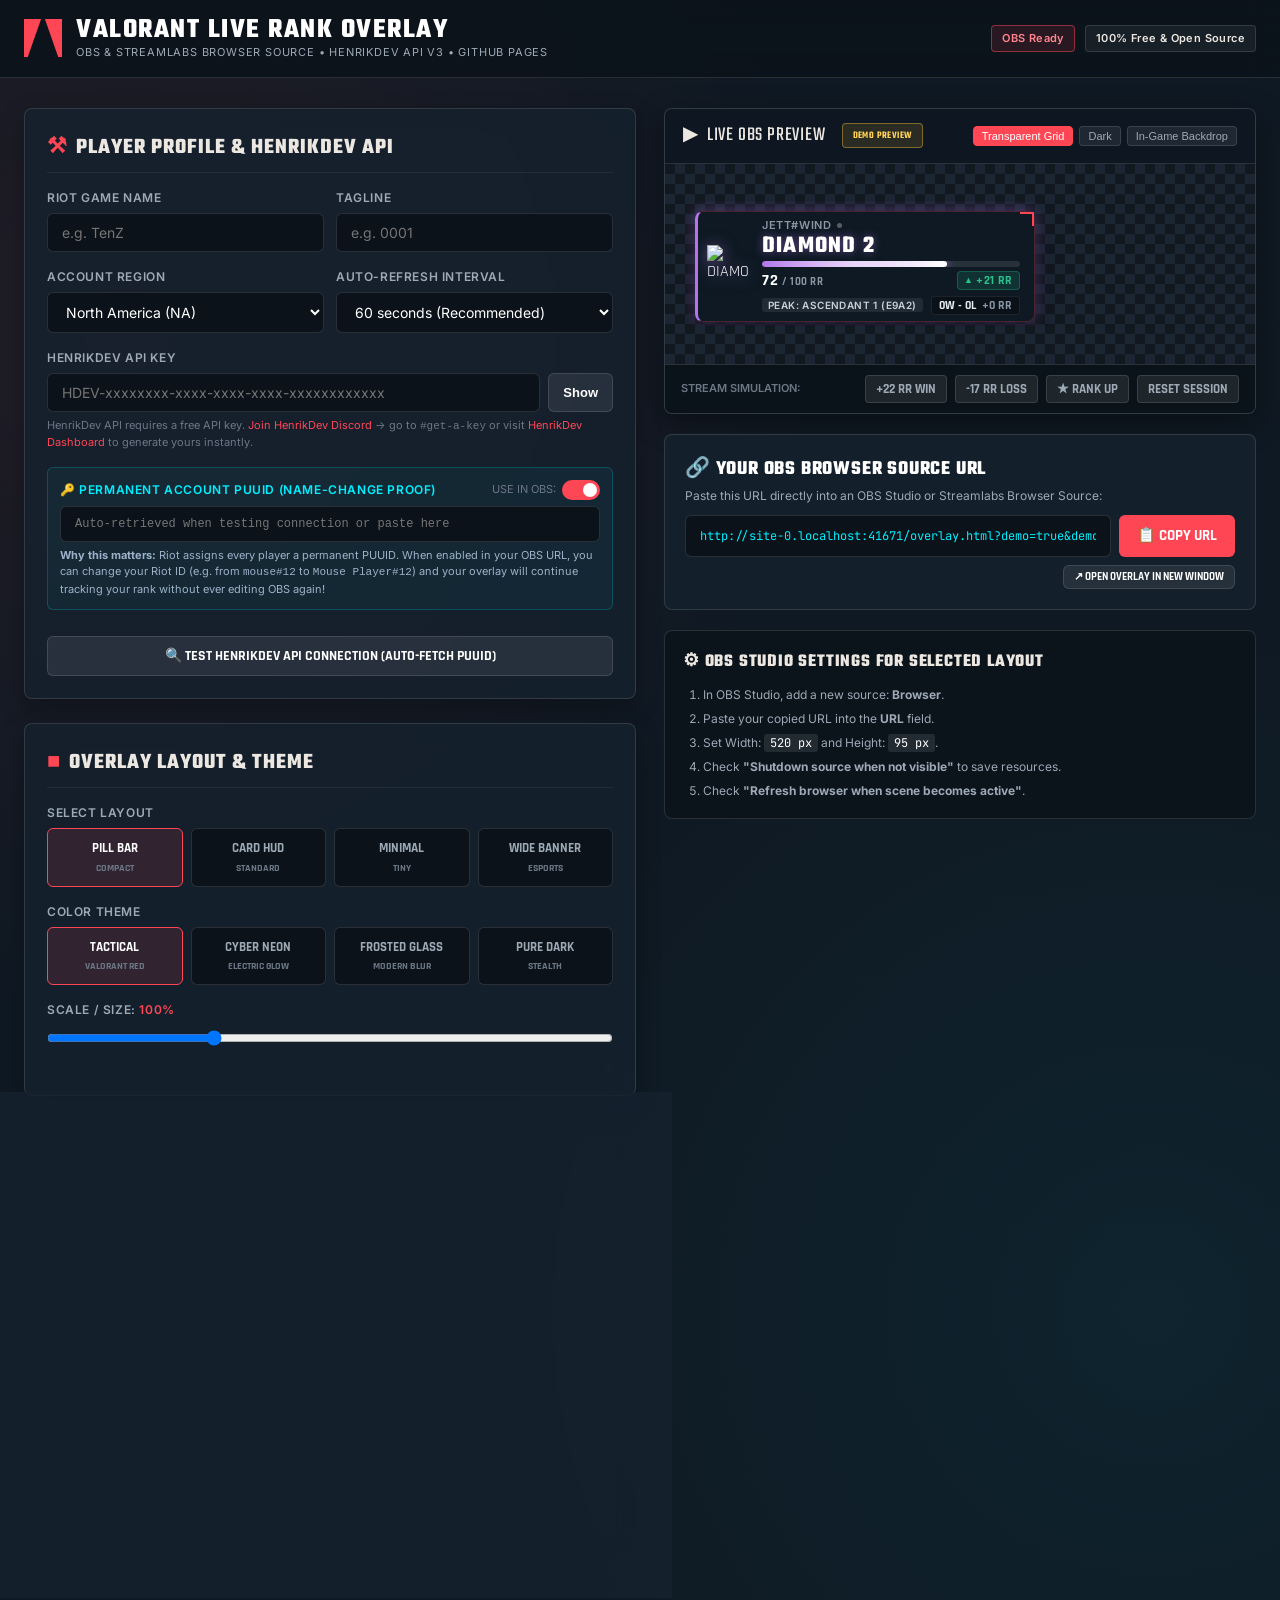
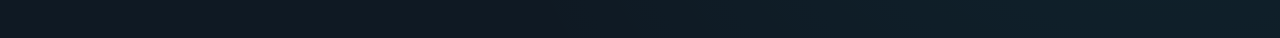
<file: index.html>
<!DOCTYPE html>
<html lang="en">
<head>
  <meta charset="UTF-8">
  <meta name="viewport" content="width=device-width, initial-scale=1.0">
  <title>Valorant Live Rank Overlay - OBS Stream Setup</title>
  <link rel="stylesheet" href="css/dashboard.css">
</head>
<body>

  <!-- Top Navigation Header -->
  <header class="app-header">
    <div class="header-container">
      <div class="brand-group">
        <div class="brand-icon"></div>
        <div class="brand-text">
          <h1>VALORANT LIVE RANK OVERLAY</h1>
          <p>OBS & Streamlabs Browser Source &bull; HenrikDev API v3 &bull; GitHub Pages</p>
        </div>
      </div>
      <div class="header-badges">
        <span class="badge-tag highlight">OBS Ready</span>
        <span class="badge-tag">100% Free & Open Source</span>
      </div>
    </div>
  </header>

  <!-- Main Dashboard Layout -->
  <main class="dashboard-grid">
    
    <!-- LEFT COLUMN: SETTINGS & CUSTOMIZATION -->
    <div class="settings-column">

      <!-- Section 1: Player Profile & API Key -->
      <section class="card-section">
        <h2 class="card-title">
          <span class="card-title-icon">&#9874;</span> Player Profile &amp; HenrikDev API
        </h2>

        <div class="form-row">
          <div class="form-group">
            <label class="form-label" for="input-name">Riot Game Name</label>
            <input type="text" id="input-name" class="form-input" placeholder="e.g. TenZ" autocomplete="off">
          </div>
          <div class="form-group">
            <label class="form-label" for="input-tag">Tagline</label>
            <input type="text" id="input-tag" class="form-input" placeholder="e.g. 0001" autocomplete="off">
          </div>
        </div>

        <div class="form-row">
          <div class="form-group">
            <label class="form-label" for="select-region">Account Region</label>
            <select id="select-region" class="form-select">
              <option value="na" selected>North America (NA)</option>
              <option value="eu">Europe (EU)</option>
              <option value="ap">Asia Pacific (AP)</option>
              <option value="kr">Korea (KR)</option>
              <option value="latam">Latin America (LATAM)</option>
              <option value="br">Brazil (BR)</option>
            </select>
          </div>
          <div class="form-group">
            <label class="form-label" for="select-refresh">Auto-Refresh Interval</label>
            <select id="select-refresh" class="form-select">
              <option value="30">30 seconds (Fast)</option>
              <option value="60" selected>60 seconds (Recommended)</option>
              <option value="120">2 minutes</option>
              <option value="300">5 minutes</option>
            </select>
          </div>
        </div>

        <div class="form-group">
          <label class="form-label" for="input-key">HenrikDev API Key</label>
          <div class="input-with-button">
            <input type="password" id="input-key" class="form-input" placeholder="HDEV-xxxxxxxx-xxxx-xxxx-xxxx-xxxxxxxxxxxx" autocomplete="off">
            <button type="button" id="btn-toggle-key" class="input-btn">Show</button>
          </div>
          <span class="input-hint">
            HenrikDev API requires a free API key. 
            <a href="https://discord.gg/X3GaVkX2YN" target="_blank" rel="noopener">Join HenrikDev Discord</a> &rarr; go to <code>#get-a-key</code> or visit 
            <a href="https://api.henrikdev.xyz/dashboard/" target="_blank" rel="noopener">HenrikDev Dashboard</a> to generate yours instantly.
          </span>
        </div>

        <div class="form-group" style="margin-top: 10px; background: rgba(0, 240, 255, 0.04); border: 1px solid rgba(0, 240, 255, 0.2); border-radius: 6px; padding: 12px;">
          <div style="display: flex; justify-content: space-between; align-items: center; margin-bottom: 6px;">
            <label class="form-label" for="input-puuid" style="color: var(--accent-cyan); margin-bottom: 0;">
              &#128273; Permanent Account PUUID (Name-Change Proof)
            </label>
            <div style="display: flex; align-items: center; gap: 6px;">
              <span style="font-size: 11px; color: var(--text-muted); text-transform: uppercase;">Use in OBS:</span>
              <label class="switch">
                <input type="checkbox" id="toggle-use-puuid" checked>
                <span class="slider"></span>
              </label>
            </div>
          </div>
          <input type="text" id="input-puuid" class="form-input" placeholder="Auto-retrieved when testing connection or paste here" autocomplete="off" style="font-size: 12px; font-family: monospace;">
          <span class="input-hint" style="color: #9cb3c9;">
            <strong>Why this matters:</strong> Riot assigns every player a permanent PUUID. When enabled in your OBS URL, you can change your Riot ID (e.g. from <code>mouse#12</code> to <code>Mouse Player#12</code>) and your overlay will continue tracking your rank without ever editing OBS again!
          </span>
        </div>

        <button type="button" id="btn-test-api" class="btn-secondary" style="width: 100%; margin-top: 10px;">
          &#128269; Test HenrikDev API Connection (Auto-Fetch PUUID)
        </button>

        <div id="test-status-box" class="test-status-box"></div>
      </section>

      <!-- Section 2: Layout & Theme -->
      <section class="card-section">
        <h2 class="card-title">
          <span class="card-title-icon">&#9632;</span> Overlay Layout &amp; Theme
        </h2>

        <div class="form-group">
          <label class="form-label">Select Layout</label>
          <div class="radio-cards-grid">
            <label class="radio-card">
              <input type="radio" name="layout" value="pill" checked>
              <div class="radio-card-content">
                <span>Pill Bar</span>
                <span class="radio-card-desc">Compact</span>
              </div>
            </label>
            <label class="radio-card">
              <input type="radio" name="layout" value="card">
              <div class="radio-card-content">
                <span>Card HUD</span>
                <span class="radio-card-desc">Standard</span>
              </div>
            </label>
            <label class="radio-card">
              <input type="radio" name="layout" value="minimal">
              <div class="radio-card-content">
                <span>Minimal</span>
                <span class="radio-card-desc">Tiny</span>
              </div>
            </label>
            <label class="radio-card">
              <input type="radio" name="layout" value="wide">
              <div class="radio-card-content">
                <span>Wide Banner</span>
                <span class="radio-card-desc">Esports</span>
              </div>
            </label>
          </div>
        </div>

        <div class="form-group">
          <label class="form-label">Color Theme</label>
          <div class="radio-cards-grid">
            <label class="radio-card">
              <input type="radio" name="theme" value="tactical" checked>
              <div class="radio-card-content">
                <span>Tactical</span>
                <span class="radio-card-desc">Valorant Red</span>
              </div>
            </label>
            <label class="radio-card">
              <input type="radio" name="theme" value="neon">
              <div class="radio-card-content">
                <span>Cyber Neon</span>
                <span class="radio-card-desc">Electric Glow</span>
              </div>
            </label>
            <label class="radio-card">
              <input type="radio" name="theme" value="glass">
              <div class="radio-card-content">
                <span>Frosted Glass</span>
                <span class="radio-card-desc">Modern Blur</span>
              </div>
            </label>
            <label class="radio-card">
              <input type="radio" name="theme" value="dark">
              <div class="radio-card-content">
                <span>Pure Dark</span>
                <span class="radio-card-desc">Stealth</span>
              </div>
            </label>
          </div>
        </div>

        <div class="form-group">
          <label class="form-label" for="slider-scale">Scale / Size: <span id="scale-display" style="color: var(--val-red);">100%</span></label>
          <input type="range" id="slider-scale" min="0.8" max="1.5" step="0.05" value="1.0" class="form-input" style="padding: 4px;">
        </div>
      </section>

      <!-- Section 3: Elements Display Toggles -->
      <section class="card-section">
        <h2 class="card-title">
          <span class="card-title-icon">&#9881;</span> Display Options
        </h2>

        <div class="toggle-grid">
          <div class="toggle-item">
            <span class="toggle-label">Player Name</span>
            <label class="switch">
              <input type="checkbox" id="toggle-name" checked>
              <span class="slider"></span>
            </label>
          </div>

          <div class="toggle-item">
            <span class="toggle-label">Rank Name</span>
            <label class="switch">
              <input type="checkbox" id="toggle-rank-name" checked>
              <span class="slider"></span>
            </label>
          </div>

          <div class="toggle-item">
            <span class="toggle-label">Last Match RR Diff</span>
            <label class="switch">
              <input type="checkbox" id="toggle-delta" checked>
              <span class="slider"></span>
            </label>
          </div>

          <div class="toggle-item">
            <span class="toggle-label">Peak Rank</span>
            <label class="switch">
              <input type="checkbox" id="toggle-peak" checked>
              <span class="slider"></span>
            </label>
          </div>

          <div class="toggle-item">
            <span class="toggle-label">Stream Session W/L</span>
            <label class="switch">
              <input type="checkbox" id="toggle-session" checked>
              <span class="slider"></span>
            </label>
          </div>

          <div class="toggle-item">
            <span class="toggle-label">Sound FX on Update</span>
            <label class="switch">
              <input type="checkbox" id="toggle-sound">
              <span class="slider"></span>
            </label>
          </div>
        </div>

        <!-- Demo Mode Toggle & Sub-options -->
        <div class="toggle-item" style="margin-top: 14px; border-color: rgba(255, 70, 85, 0.4);">
          <div>
            <span class="toggle-label" style="color: var(--val-cream);">Demo / Preview Mode</span>
            <span class="input-hint" style="margin: 0;">Test styling without an API key</span>
          </div>
          <label class="switch">
            <input type="checkbox" id="toggle-demo" checked>
            <span class="slider"></span>
          </label>
        </div>

        <div id="demo-controls-group" style="margin-top: 14px; background: rgba(0,0,0,0.25); padding: 12px; border-radius: 6px;">
          <div class="form-row">
            <div class="form-group" style="margin-bottom: 0;">
              <label class="form-label" for="select-demo-tier">Demo Rank</label>
              <select id="select-demo-tier" class="form-select"></select>
            </div>
            <div class="form-group" style="margin-bottom: 0;">
              <label class="form-label" for="slider-demo-rr">Demo RR: <span id="demo-rr-display" style="color: var(--accent-cyan);">72 RR</span></label>
              <input type="range" id="slider-demo-rr" min="0" max="100" value="72" class="form-input" style="padding: 4px;">
            </div>
          </div>
        </div>
      </section>

    </div>

    <!-- RIGHT COLUMN: LIVE STREAMER PREVIEW & OBS URL -->
    <div class="preview-column">
      <div class="preview-sticky">
        
        <!-- Live Preview Container -->
        <div class="preview-wrapper">
          <div class="preview-header">
            <div class="preview-title">
              <span>&#9654;</span> LIVE OBS PREVIEW
              <span id="preview-mode-badge" class="badge-tag highlight" style="font-size: 10px; margin-left: 8px; text-transform: uppercase;">Real Live Preview</span>
            </div>
            <div class="preview-bg-toggles">
              <button type="button" class="preview-bg-btn active" data-bg="checker">Transparent Grid</button>
              <button type="button" class="preview-bg-btn" data-bg="dark">Dark</button>
              <button type="button" class="preview-bg-btn" data-bg="game">In-Game Backdrop</button>
            </div>
          </div>

          <div id="preview-canvas" class="preview-canvas bg-checker">
            <!-- Overlay Preview Frame -->
            <iframe id="preview-iframe" src="overlay.html?demo=true" style="border: none; background: transparent; overflow: hidden;" scrolling="no"></iframe>
          </div>

          <!-- Simulation Actions -->
          <div class="sim-toolbar">
            <span style="font-size: 11px; text-transform: uppercase; color: var(--text-muted); font-weight: 600;">Stream Simulation:</span>
            <div class="sim-btn-group">
              <button type="button" id="btn-sim-gain" class="sim-btn" title="Simulate +22 RR Match Win">+22 RR Win</button>
              <button type="button" id="btn-sim-loss" class="sim-btn" title="Simulate -17 RR Match Loss">-17 RR Loss</button>
              <button type="button" id="btn-sim-rankup" class="sim-btn" title="Simulate Rank Up Celebration">&#9733; Rank Up</button>
              <button type="button" id="btn-reset-session" class="sim-btn" title="Reset Session Stats">Reset Session</button>
            </div>
          </div>
        </div>

        <!-- Generated OBS Browser Source URL Box -->
        <div class="url-generator-box">
          <h3 style="font-family: 'Teko', sans-serif; font-size: 20px; text-transform: uppercase; letter-spacing: 0.8px;">
            &#128279; Your OBS Browser Source URL
          </h3>
          <p style="font-size: 12px; color: var(--text-secondary); margin-top: 2px;">
            Paste this URL directly into an OBS Studio or Streamlabs Browser Source:
          </p>
          <div class="url-display-wrap">
            <input type="text" id="generated-url" class="url-input" readonly value="">
            <button type="button" id="btn-copy-url" class="copy-btn">&#128203; Copy URL</button>
          </div>
          <div style="display: flex; justify-content: flex-end; margin-top: 8px;">
            <button type="button" id="btn-open-tab" class="btn-secondary" style="font-size: 11px; padding: 4px 10px;">
              &#8599; Open Overlay in New Window
            </button>
          </div>
        </div>

        <!-- OBS Setup Quick Guide -->
        <div class="obs-guide-box">
          <h4>&#9881; OBS Studio Settings for Selected Layout</h4>
          <ol class="obs-steps-list">
            <li>In OBS Studio, add a new source: <strong>Browser</strong>.</li>
            <li>Paste your copied URL into the <strong>URL</strong> field.</li>
            <li>Set Width: <code id="obs-width-text">520 px</code> and Height: <code id="obs-height-text">95 px</code>.</li>
            <li>Check <strong>"Shutdown source when not visible"</strong> to save resources.</li>
            <li>Check <strong>"Refresh browser when scene becomes active"</strong>.</li>
          </ol>
        </div>

      </div>
    </div>

  </main>

  <!-- Scripts -->
  <script src="js/api.js"></script>
  <script src="js/dashboard.js"></script>
</body>
</html>
</file>
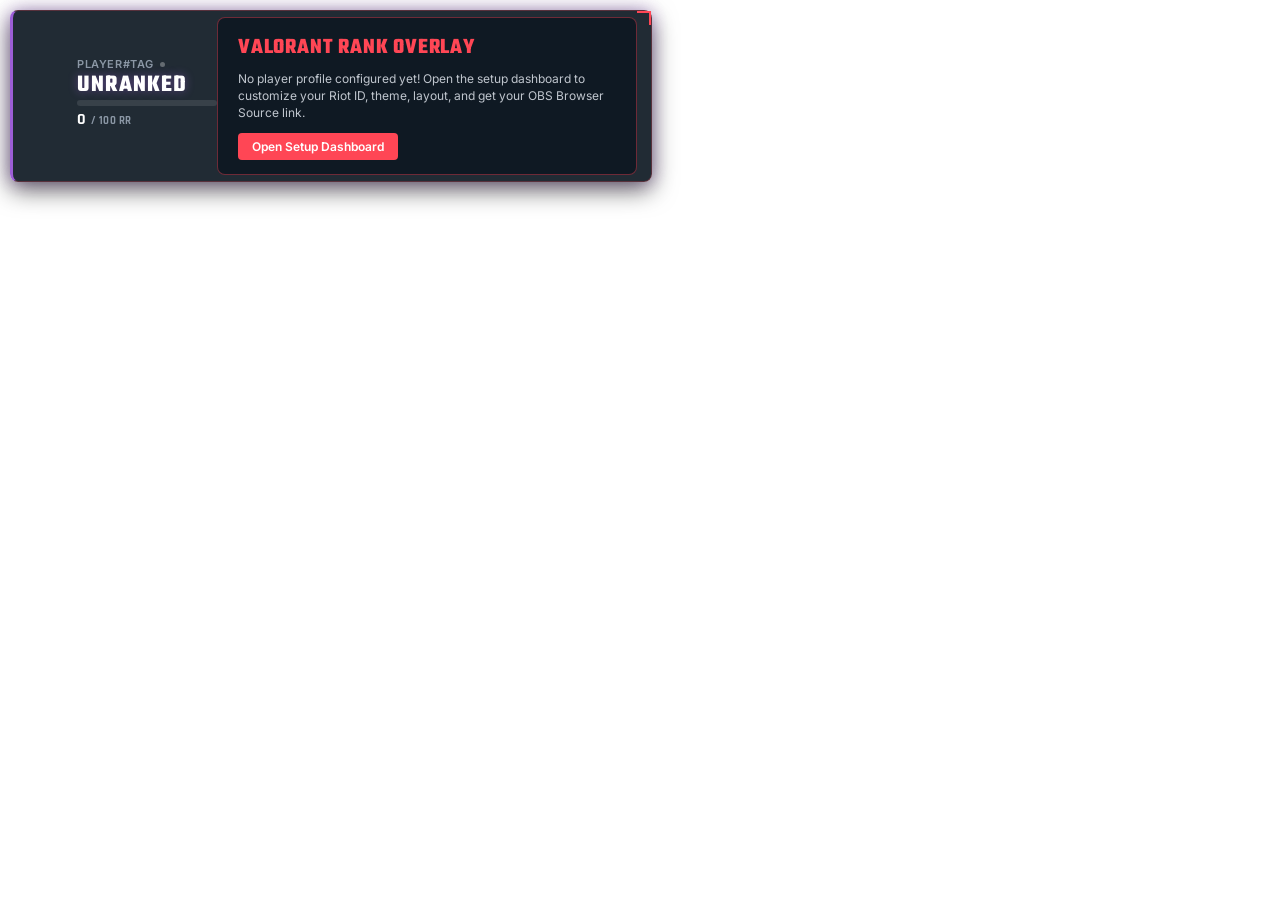
<file: overlay.html>
<!DOCTYPE html>
<html lang="en">
<head>
  <meta charset="UTF-8">
  <meta name="viewport" content="width=device-width, initial-scale=1.0">
  <title>Valorant Live Rank Overlay</title>
  <link rel="stylesheet" href="css/overlay.css">
</head>
<body>

  <!-- Overlay Main Container -->
  <div id="overlay-container" class="overlay-layout-pill overlay-theme-tactical">
    
    <!-- Floating status pill for temporary alerts -->
    <div id="status-pill" class="status-pill"></div>

    <!-- Active Overlay Content -->
    <div id="overlay-content">
      
      <!-- Rank Emblem Icon -->
      <div class="emblem-container">
        <img id="tier-emblem" class="emblem-img" src="data:image/svg+xml,%3Csvg xmlns='http://www.w3.org/2000/svg' width='1' height='1'/%3E" alt="Valorant Rank">
      </div>

      <!-- Main Info Group -->
      <div class="main-info-group">
        
        <!-- Player Tag & Refresh Status -->
        <div id="player-name-wrap" class="player-name-wrap">
          <span id="player-name" class="player-name-text">Player#TAG</span>
          <div id="refresh-indicator" class="refresh-indicator" title="Sync indicator"></div>
        </div>

        <!-- Rank Title & Leaderboard Badge -->
        <div class="rank-header-row">
          <span id="rank-title" class="rank-title">UNRANKED</span>
          <span id="leaderboard-badge" class="leaderboard-badge" style="display: none;"></span>
        </div>

        <!-- RR Progress Bar & Live Counter -->
        <div class="progress-container">
          <div class="progress-track">
            <div id="rr-fill-bar" class="progress-fill"></div>
          </div>
          
          <div class="rr-stats-row">
            <div class="rr-current-display">
              <span id="rr-value" class="rr-number">0</span>
              <span id="rr-max-label" class="rr-max-label">/ 100 RR</span>
            </div>

            <!-- Last Match +/- Delta Badge -->
            <div id="delta-badge" class="delta-badge" style="display: none;">
              <span id="delta-arrow" class="delta-arrow">&#9650;</span>
              <span id="delta-value">+0 RR</span>
            </div>
          </div>
        </div>

        <!-- Secondary Meta (Peak Rank & Session Stats) -->
        <div class="secondary-meta-row">
          <!-- Peak Rank Badge -->
          <div id="peak-badge-wrap" class="peak-badge" style="display: none;">
            <span id="peak-text">PEAK: -</span>
          </div>

          <!-- Session Record Badge -->
          <div id="session-wrap" class="session-badge" style="display: none;">
            <span id="session-record" class="session-record">0W - 0L</span>
            <span id="session-net" class="session-net-value text-neutral">0 RR</span>
          </div>
        </div>

      </div>

    </div>

    <!-- Error Display -->
    <div id="overlay-error" class="overlay-status error" style="display: none;"></div>

    <!-- Initial Setup Prompt (Shown if opened without parameters) -->
    <div id="no-config-banner" class="no-config-banner">
      <h3>VALORANT RANK OVERLAY</h3>
      <p>No player profile configured yet! Open the setup dashboard to customize your Riot ID, theme, layout, and get your OBS Browser Source link.</p>
      <a href="index.html">Open Setup Dashboard</a>
    </div>

  </div>

  <!-- Scripts -->
  <script src="js/api.js"></script>
  <script src="js/audio.js"></script>
  <script src="js/overlay.js"></script>
</body>
</html>
</file>
<file: css/dashboard.css>
/* ==========================================================================
   Valorant Rank Overlay - Configuration Dashboard Stylesheet
   ========================================================================== */

@import url('https://fonts.googleapis.com/css2?family=Rajdhani:wght@500;600;700&family=Teko:wght@600;700&family=Inter:wght@400;500;600;700&family=JetBrains+Mono:wght@400;600&display=swap');

:root {
  --bg-primary: #0f1923;
  --bg-secondary: #172430;
  --bg-card: rgba(22, 34, 46, 0.85);
  --bg-input: #0b1219;
  --val-red: #ff4655;
  --val-red-hover: #ff5e6b;
  --val-cream: #ece8e1;
  --val-border: rgba(255, 255, 255, 0.12);
  --val-border-active: rgba(255, 70, 85, 0.6);
  --text-primary: #ffffff;
  --text-secondary: #9da9b5;
  --text-muted: #6b7785;
  --accent-cyan: #00f0ff;
  --accent-green: #27c48d;
  --radius: 8px;
}

* {
  box-sizing: border-box;
  margin: 0;
  padding: 0;
}

body {
  background-color: var(--bg-primary);
  background-image: 
    radial-gradient(circle at 10% 20%, rgba(255, 70, 85, 0.08) 0%, transparent 40%),
    radial-gradient(circle at 90% 80%, rgba(0, 240, 255, 0.05) 0%, transparent 40%),
    linear-gradient(rgba(15, 25, 35, 0.94), rgba(15, 25, 35, 0.94)),
    repeating-linear-gradient(0deg, transparent, transparent 40px, rgba(255, 255, 255, 0.015) 40px, rgba(255, 255, 255, 0.015) 41px);
  color: var(--text-primary);
  font-family: 'Inter', sans-serif;
  line-height: 1.5;
  min-height: 100vh;
  padding-bottom: 60px;
}

/* Header */
.app-header {
  border-bottom: 1px solid var(--val-border);
  background: rgba(11, 18, 25, 0.8);
  backdrop-filter: blur(12px);
  position: sticky;
  top: 0;
  z-index: 100;
  padding: 16px 0;
}

.header-container {
  max-width: 1300px;
  margin: 0 auto;
  padding: 0 24px;
  display: flex;
  justify-content: space-between;
  align-items: center;
}

.brand-group {
  display: flex;
  align-items: center;
  gap: 14px;
}

.brand-icon {
  width: 38px;
  height: 38px;
  background: var(--val-red);
  mask: url("data:image/svg+xml,%3Csvg viewBox='0 0 100 100' xmlns='http://www.w3.org/2000/svg'%3E%3Cpolygon points='0,0 45,0 10,100 0,100'/%3E%3Cpolygon points='55,0 100,0 100,100 90,100'/%3E%3C/svg%3E") no-repeat center;
  -webkit-mask: url("data:image/svg+xml,%3Csvg viewBox='0 0 100 100' xmlns='http://www.w3.org/2000/svg'%3E%3Cpolygon points='0,0 45,0 10,100 0,100'/%3E%3Cpolygon points='55,0 100,0 100,100 90,100'/%3E%3C/svg%3E") no-repeat center;
}

.brand-text h1 {
  font-family: 'Teko', sans-serif;
  font-size: 28px;
  letter-spacing: 1.5px;
  line-height: 1;
  text-transform: uppercase;
  color: var(--text-primary);
}

.brand-text p {
  font-size: 11px;
  text-transform: uppercase;
  letter-spacing: 0.8px;
  color: var(--text-secondary);
}

.header-badges {
  display: flex;
  align-items: center;
  gap: 10px;
}

.badge-tag {
  background: rgba(255, 255, 255, 0.06);
  border: 1px solid var(--val-border);
  padding: 4px 10px;
  border-radius: 4px;
  font-size: 11px;
  font-weight: 600;
  color: var(--val-cream);
  letter-spacing: 0.4px;
}

.badge-tag.highlight {
  border-color: rgba(255, 70, 85, 0.5);
  background: rgba(255, 70, 85, 0.12);
  color: #ff858f;
}

/* Main Container */
.dashboard-grid {
  max-width: 1300px;
  margin: 30px auto 0;
  padding: 0 24px;
  display: grid;
  grid-template-columns: 1.1fr 1fr;
  gap: 28px;
  align-items: start;
}

@media (max-width: 1024px) {
  .dashboard-grid {
    grid-template-columns: 1fr;
  }
}

/* Card Sections */
.card-section {
  background: var(--bg-card);
  border: 1px solid var(--val-border);
  border-radius: var(--radius);
  padding: 22px;
  margin-bottom: 24px;
  backdrop-filter: blur(10px);
  box-shadow: 0 8px 24px rgba(0, 0, 0, 0.3);
}

.card-title {
  font-family: 'Teko', sans-serif;
  font-size: 22px;
  letter-spacing: 1px;
  text-transform: uppercase;
  color: var(--val-cream);
  margin-bottom: 16px;
  display: flex;
  align-items: center;
  gap: 8px;
  border-bottom: 1px solid rgba(255, 255, 255, 0.06);
  padding-bottom: 8px;
}

.card-title-icon {
  color: var(--val-red);
}

/* Form Controls */
.form-group {
  margin-bottom: 16px;
}

.form-label {
  display: block;
  font-size: 12px;
  font-weight: 600;
  text-transform: uppercase;
  letter-spacing: 0.6px;
  color: var(--text-secondary);
  margin-bottom: 6px;
}

.form-row {
  display: grid;
  grid-template-columns: 1fr 1fr;
  gap: 12px;
}

.form-input, .form-select {
  width: 100%;
  background: var(--bg-input);
  border: 1px solid var(--val-border);
  border-radius: 6px;
  padding: 10px 14px;
  color: var(--text-primary);
  font-family: 'Inter', sans-serif;
  font-size: 14px;
  outline: none;
  transition: all 0.2s ease;
}

.form-input:focus, .form-select:focus {
  border-color: var(--val-red);
  box-shadow: 0 0 10px rgba(255, 70, 85, 0.25);
}

.input-with-button {
  display: flex;
  gap: 8px;
}

.input-btn {
  background: rgba(255, 255, 255, 0.08);
  border: 1px solid var(--val-border);
  color: var(--text-primary);
  padding: 0 14px;
  border-radius: 6px;
  cursor: pointer;
  font-size: 13px;
  font-weight: 600;
  transition: all 0.2s ease;
  white-space: nowrap;
}

.input-btn:hover {
  background: rgba(255, 255, 255, 0.15);
}

.input-hint {
  font-size: 11px;
  color: var(--text-muted);
  margin-top: 5px;
  display: block;
}

.input-hint a {
  color: var(--val-red);
  text-decoration: none;
}

.input-hint a:hover {
  text-decoration: underline;
}

/* Radio Cards (Layout & Theme pickers) */
.radio-cards-grid {
  display: grid;
  grid-template-columns: repeat(4, 1fr);
  gap: 8px;
}

@media (max-width: 600px) {
  .radio-cards-grid {
    grid-template-columns: repeat(2, 1fr);
  }
}

.radio-card {
  position: relative;
}

.radio-card input {
  position: absolute;
  opacity: 0;
  pointer-events: none;
}

.radio-card-content {
  background: var(--bg-input);
  border: 1px solid var(--val-border);
  border-radius: 6px;
  padding: 10px 6px;
  text-align: center;
  cursor: pointer;
  transition: all 0.2s ease;
}

.radio-card-content span {
  display: block;
  font-family: 'Rajdhani', sans-serif;
  font-size: 13px;
  font-weight: 700;
  text-transform: uppercase;
  color: var(--text-secondary);
}

.radio-card-desc {
  font-size: 10px !important;
  color: var(--text-muted) !important;
  margin-top: 2px;
}

.radio-card input:checked + .radio-card-content {
  border-color: var(--val-red);
  background: rgba(255, 70, 85, 0.12);
}

.radio-card input:checked + .radio-card-content span {
  color: var(--text-primary);
}

/* Switch / Toggle Controls */
.toggle-grid {
  display: grid;
  grid-template-columns: 1fr 1fr;
  gap: 12px;
}

.toggle-item {
  display: flex;
  align-items: center;
  justify-content: space-between;
  background: var(--bg-input);
  padding: 10px 14px;
  border-radius: 6px;
  border: 1px solid var(--val-border);
}

.toggle-label {
  font-size: 12px;
  font-weight: 600;
  color: var(--text-secondary);
  text-transform: uppercase;
  letter-spacing: 0.5px;
}

/* iOS-style toggle switch */
.switch {
  position: relative;
  display: inline-block;
  width: 38px;
  height: 20px;
}

.switch input {
  opacity: 0;
  width: 0;
  height: 0;
}

.slider {
  position: absolute;
  cursor: pointer;
  top: 0;
  left: 0;
  right: 0;
  bottom: 0;
  background-color: rgba(255, 255, 255, 0.15);
  transition: .3s;
  border-radius: 20px;
}

.slider:before {
  position: absolute;
  content: "";
  height: 14px;
  width: 14px;
  left: 3px;
  bottom: 3px;
  background-color: white;
  transition: .3s;
  border-radius: 50%;
}

input:checked + .slider {
  background-color: var(--val-red);
}

input:checked + .slider:before {
  transform: translateX(18px);
}

/* Buttons */
.btn-primary {
  background: var(--val-red);
  color: #ffffff;
  border: none;
  border-radius: 6px;
  padding: 12px 20px;
  font-family: 'Rajdhani', sans-serif;
  font-size: 16px;
  font-weight: 700;
  text-transform: uppercase;
  letter-spacing: 0.8px;
  cursor: pointer;
  transition: all 0.2s ease;
  width: 100%;
  display: flex;
  align-items: center;
  justify-content: center;
  gap: 8px;
}

.btn-primary:hover {
  background: var(--val-red-hover);
  box-shadow: 0 4px 15px rgba(255, 70, 85, 0.4);
}

.btn-secondary {
  background: rgba(255, 255, 255, 0.08);
  color: var(--text-primary);
  border: 1px solid var(--val-border);
  border-radius: 6px;
  padding: 10px 16px;
  font-family: 'Rajdhani', sans-serif;
  font-size: 14px;
  font-weight: 700;
  text-transform: uppercase;
  cursor: pointer;
  transition: all 0.2s ease;
}

.btn-secondary:hover {
  background: rgba(255, 255, 255, 0.14);
}

/* RIGHT COLUMN - PREVIEW & GENERATOR */
.preview-sticky {
  position: sticky;
  top: 90px;
}

.preview-wrapper {
  background: var(--bg-card);
  border: 1px solid var(--val-border);
  border-radius: var(--radius);
  overflow: hidden;
  box-shadow: 0 10px 30px rgba(0, 0, 0, 0.4);
}

.preview-header {
  display: flex;
  justify-content: space-between;
  align-items: center;
  padding: 12px 18px;
  border-bottom: 1px solid var(--val-border);
  background: rgba(11, 18, 25, 0.6);
}

.preview-title {
  font-family: 'Teko', sans-serif;
  font-size: 20px;
  letter-spacing: 0.8px;
  text-transform: uppercase;
  color: var(--val-cream);
  display: flex;
  align-items: center;
  gap: 8px;
}

.preview-bg-toggles {
  display: flex;
  gap: 6px;
}

.preview-bg-btn {
  background: rgba(255, 255, 255, 0.08);
  border: 1px solid var(--val-border);
  color: var(--text-secondary);
  font-size: 11px;
  padding: 3px 8px;
  border-radius: 4px;
  cursor: pointer;
}

.preview-bg-btn.active {
  background: var(--val-red);
  color: #ffffff;
  border-color: var(--val-red);
}

/* Live Preview Canvas */
.preview-canvas {
  min-height: 200px;
  display: flex;
  align-items: center;
  justify-content: center;
  padding: 30px 20px;
  position: relative;
  overflow: hidden;
  transition: background 0.3s ease;
}

.preview-canvas.bg-checker {
  background-color: #121820;
  background-image: 
    linear-gradient(45deg, #1c2633 25%, transparent 25%),
    linear-gradient(-45deg, #1c2633 25%, transparent 25%),
    linear-gradient(45deg, transparent 75%, #1c2633 75%),
    linear-gradient(-45deg, transparent 75%, #1c2633 75%);
  background-size: 20px 20px;
  background-position: 0 0, 0 10px, 10px -10px, -10px 0px;
}

.preview-canvas.bg-dark {
  background: #080c10;
}

.preview-canvas.bg-game {
  background: radial-gradient(circle at 50% 50%, rgba(255, 70, 85, 0.15) 0%, rgba(15, 25, 35, 0.95) 100%),
              linear-gradient(135deg, #111a24 25%, #0a0f16 75%);
  box-shadow: inset 0 0 80px rgba(0, 0, 0, 0.8);
}

/* Simulation Action Toolbar */
.sim-toolbar {
  padding: 10px 16px;
  background: rgba(11, 18, 25, 0.9);
  border-top: 1px solid var(--val-border);
  display: flex;
  align-items: center;
  justify-content: space-between;
  flex-wrap: wrap;
  gap: 8px;
}

.sim-btn-group {
  display: flex;
  gap: 8px;
}

.sim-btn {
  background: rgba(255, 255, 255, 0.08);
  border: 1px solid var(--val-border);
  color: var(--text-secondary);
  font-family: 'Rajdhani', sans-serif;
  font-size: 13px;
  font-weight: 700;
  text-transform: uppercase;
  padding: 5px 10px;
  border-radius: 4px;
  cursor: pointer;
  transition: all 0.2s ease;
}

.sim-btn:hover {
  background: rgba(255, 255, 255, 0.16);
  color: #ffffff;
}

/* URL Generator Box */
.url-generator-box {
  margin-top: 20px;
  background: var(--bg-card);
  border: 1px solid var(--val-border);
  border-radius: var(--radius);
  padding: 20px;
}

.url-display-wrap {
  display: flex;
  gap: 8px;
  margin-top: 10px;
}

.url-input {
  flex: 1;
  background: var(--bg-input);
  border: 1px solid var(--val-border);
  border-radius: 6px;
  padding: 12px 14px;
  color: var(--accent-cyan);
  font-family: 'JetBrains Mono', monospace;
  font-size: 12px;
  outline: none;
}

.copy-btn {
  background: var(--val-red);
  color: #ffffff;
  border: none;
  border-radius: 6px;
  padding: 0 18px;
  font-family: 'Rajdhani', sans-serif;
  font-size: 15px;
  font-weight: 700;
  text-transform: uppercase;
  cursor: pointer;
  display: flex;
  align-items: center;
  gap: 6px;
  white-space: nowrap;
  transition: all 0.2s ease;
}

.copy-btn:hover {
  background: var(--val-red-hover);
}

.copy-btn.copied {
  background: var(--accent-green);
}

/* OBS Setup Box */
.obs-guide-box {
  margin-top: 20px;
  background: rgba(11, 18, 25, 0.8);
  border: 1px solid var(--val-border);
  border-radius: var(--radius);
  padding: 18px;
}

.obs-guide-box h4 {
  font-family: 'Teko', sans-serif;
  font-size: 18px;
  color: var(--val-cream);
  letter-spacing: 0.8px;
  text-transform: uppercase;
  margin-bottom: 10px;
  display: flex;
  align-items: center;
  gap: 6px;
}

.obs-steps-list {
  list-style: decimal;
  padding-left: 20px;
  font-size: 12px;
  color: var(--text-secondary);
  display: flex;
  flex-direction: column;
  gap: 6px;
}

.obs-steps-list code {
  background: rgba(255, 255, 255, 0.1);
  padding: 1px 6px;
  border-radius: 3px;
  color: #ffffff;
  font-family: 'JetBrains Mono', monospace;
}

/* Test Status Alert */
.test-status-box {
  margin-top: 12px;
  padding: 10px 14px;
  border-radius: 6px;
  font-size: 12px;
  display: none;
}

.test-status-box.success {
  background: rgba(39, 196, 141, 0.15);
  border: 1px solid rgba(39, 196, 141, 0.3);
  color: #27c48d;
}

.test-status-box.error {
  background: rgba(255, 70, 85, 0.15);
  border: 1px solid rgba(255, 70, 85, 0.3);
  color: #ff858f;
}

/* Deployment Guide Section */
.deploy-section {
  max-width: 1300px;
  margin: 30px auto 0;
  padding: 0 24px;
}

.deploy-card {
  background: var(--bg-card);
  border: 1px solid var(--val-border);
  border-radius: var(--radius);
  padding: 24px;
}

.deploy-grid {
  display: grid;
  grid-template-columns: repeat(3, 1fr);
  gap: 20px;
  margin-top: 16px;
}

@media (max-width: 900px) {
  .deploy-grid {
    grid-template-columns: 1fr;
  }
}

.deploy-step {
  background: var(--bg-input);
  border: 1px solid var(--val-border);
  border-radius: 6px;
  padding: 16px;
  position: relative;
}

.step-num {
  font-family: 'Teko', sans-serif;
  font-size: 26px;
  color: var(--val-red);
  line-height: 1;
  margin-bottom: 6px;
}

.deploy-step h4 {
  font-size: 14px;
  font-weight: 600;
  margin-bottom: 6px;
  color: var(--text-primary);
}

.deploy-step p {
  font-size: 12px;
  color: var(--text-secondary);
  line-height: 1.4;
}
</file>
<file: css/overlay.css>
/* ==========================================================================
   Valorant Live Rank Overlay - OBS Stream Stylesheet
   ========================================================================== */

@import url('https://fonts.googleapis.com/css2?family=Rajdhani:wght@500;600;700&family=Teko:wght@600;700&family=Inter:wght@400;500;600;700&display=swap');

:root {
  --tier-color: #9c5ed6;
  --tier-glow: rgba(156, 94, 214, 0.45);
  --val-red: #ff4655;
  --val-dark: #0f1923;
  --val-gray: #ece8e1;
  --val-black: #0b0e14;
  --gain-color: #27c48d;
  --loss-color: #ff4655;
  --text-primary: #ffffff;
  --text-muted: #8b97a5;
  --border-radius: 6px;
}

* {
  box-sizing: border-box;
  margin: 0;
  padding: 0;
}

body {
  margin: 0;
  padding: 10px;
  background-color: transparent !important;
  font-family: 'Rajdhani', sans-serif;
  color: var(--text-primary);
  overflow: hidden;
  user-select: none;
  -webkit-font-smoothing: antialiased;
}

/* Base Container */
#overlay-container {
  display: inline-flex;
  position: relative;
  transition: transform 0.2s ease;
}

#overlay-content {
  display: flex;
  align-items: center;
  position: relative;
  z-index: 2;
}

/* ==========================================================================
   THEMES
   ========================================================================== */

/* Theme: Tactical (Valorant Official Style) */
.overlay-theme-tactical {
  background: rgba(15, 25, 35, 0.92);
  border: 1px solid rgba(255, 70, 85, 0.25);
  border-left: 3px solid var(--tier-color);
  box-shadow: 0 8px 24px rgba(0, 0, 0, 0.6), 0 0 16px var(--tier-glow);
  backdrop-filter: blur(8px);
}

.overlay-theme-tactical::after {
  content: '';
  position: absolute;
  top: 0;
  right: 0;
  width: 12px;
  height: 12px;
  border-top: 2px solid var(--val-red);
  border-right: 2px solid var(--val-red);
  pointer-events: none;
}

/* Theme: Neon (Cyberpunk Glow) */
.overlay-theme-neon {
  background: rgba(10, 10, 26, 0.92);
  border: 1px solid rgba(0, 240, 255, 0.3);
  border-left: 3px solid var(--tier-color);
  box-shadow: 0 8px 30px rgba(0, 0, 0, 0.7), 0 0 20px var(--tier-glow), inset 0 0 15px rgba(0, 240, 255, 0.05);
  backdrop-filter: blur(10px);
}

/* Theme: Frosted Glass */
.overlay-theme-glass {
  background: rgba(255, 255, 255, 0.07);
  border: 1px solid rgba(255, 255, 255, 0.16);
  border-left: 3px solid var(--tier-color);
  box-shadow: 0 10px 30px rgba(0, 0, 0, 0.5), 0 0 15px var(--tier-glow);
  backdrop-filter: blur(16px);
}

/* Theme: Deep Midnight Dark */
.overlay-theme-dark {
  background: rgba(6, 7, 10, 0.96);
  border: 1px solid rgba(255, 255, 255, 0.08);
  border-left: 3px solid var(--tier-color);
  box-shadow: 0 6px 20px rgba(0, 0, 0, 0.8), 0 0 15px var(--tier-glow);
}

/* ==========================================================================
   LAYOUTS
   ========================================================================== */

/* 1. LAYOUT: PILL (Horizontal Sleek Bar) */
.overlay-layout-pill {
  border-radius: 8px;
  padding: 6px 14px 6px 8px;
  align-items: center;
  min-height: 58px;
}

.overlay-layout-pill #overlay-content {
  gap: 12px;
}

.overlay-layout-pill .emblem-container {
  width: 44px;
  height: 44px;
  position: relative;
  display: flex;
  align-items: center;
  justify-content: center;
}

.overlay-layout-pill .emblem-img {
  width: 42px;
  height: 42px;
  object-fit: contain;
  filter: drop-shadow(0 2px 8px var(--tier-glow));
}

.overlay-layout-pill .main-info-group {
  display: flex;
  flex-direction: column;
  justify-content: center;
  gap: 3px;
  min-width: 140px;
}

/* 2. LAYOUT: CARD (Standard Streaming Box) */
.overlay-layout-card {
  border-radius: 10px;
  padding: 12px 16px;
  min-width: 280px;
}

.overlay-layout-card #overlay-content {
  display: flex;
  gap: 16px;
  align-items: center;
  width: 100%;
}

.overlay-layout-card .emblem-container {
  width: 68px;
  height: 68px;
  position: relative;
  display: flex;
  align-items: center;
  justify-content: center;
}

.overlay-layout-card .emblem-img {
  width: 64px;
  height: 64px;
  object-fit: contain;
  filter: drop-shadow(0 4px 14px var(--tier-glow));
}

.overlay-layout-card .main-info-group {
  display: flex;
  flex-direction: column;
  gap: 5px;
  flex: 1;
}

/* 3. LAYOUT: MINIMAL (Compact Emblem & Progress) */
.overlay-layout-minimal {
  border-radius: 6px;
  padding: 4px 10px 4px 6px;
  align-items: center;
}

.overlay-layout-minimal #overlay-content {
  gap: 8px;
}

.overlay-layout-minimal .emblem-container {
  width: 34px;
  height: 34px;
  display: flex;
  align-items: center;
  justify-content: center;
}

.overlay-layout-minimal .emblem-img {
  width: 32px;
  height: 32px;
  object-fit: contain;
  filter: drop-shadow(0 2px 6px var(--tier-glow));
}

.overlay-layout-minimal .main-info-group {
  display: flex;
  flex-direction: column;
  gap: 2px;
}

/* 4. LAYOUT: WIDE (Banner / Tournament Style) */
.overlay-layout-wide {
  border-radius: 8px;
  padding: 8px 18px 8px 12px;
  min-width: 440px;
}

.overlay-layout-wide #overlay-content {
  gap: 18px;
  width: 100%;
}

.overlay-layout-wide .emblem-container {
  width: 52px;
  height: 52px;
  display: flex;
  align-items: center;
  justify-content: center;
}

.overlay-layout-wide .emblem-img {
  width: 48px;
  height: 48px;
  object-fit: contain;
  filter: drop-shadow(0 3px 10px var(--tier-glow));
}

.overlay-layout-wide .main-info-group {
  display: flex;
  flex-direction: column;
  gap: 4px;
  flex: 1;
}

/* ==========================================================================
   ELEMENTS & TYPOGRAPHY
   ========================================================================== */

/* Player Name */
.player-name-wrap {
  display: flex;
  align-items: center;
  gap: 6px;
  font-family: 'Inter', sans-serif;
  font-size: 11px;
  font-weight: 600;
  text-transform: uppercase;
  letter-spacing: 0.6px;
  color: var(--text-muted);
}

.player-name-text {
  max-width: 130px;
  overflow: hidden;
  text-overflow: ellipsis;
  white-space: nowrap;
}

/* Rank Name & Leaderboard */
.rank-header-row {
  display: flex;
  align-items: baseline;
  gap: 6px;
}

.rank-title {
  font-family: 'Teko', sans-serif;
  font-size: 24px;
  line-height: 0.95;
  font-weight: 700;
  letter-spacing: 1.2px;
  text-transform: uppercase;
  color: var(--text-primary);
  text-shadow: 0 0 10px var(--tier-glow);
}

.overlay-layout-minimal .rank-title {
  font-size: 19px;
}

.overlay-layout-card .rank-title {
  font-size: 26px;
}

.leaderboard-badge {
  font-family: 'Rajdhani', sans-serif;
  font-size: 13px;
  font-weight: 700;
  color: #ffea78;
  background: rgba(255, 234, 120, 0.15);
  border: 1px solid rgba(255, 234, 120, 0.4);
  padding: 1px 5px;
  border-radius: 3px;
}

/* Progress Bar */
.progress-container {
  width: 100%;
  display: flex;
  flex-direction: column;
  gap: 3px;
}

.progress-track {
  height: 6px;
  background: rgba(255, 255, 255, 0.1);
  border-radius: 3px;
  overflow: hidden;
  position: relative;
}

.progress-fill {
  height: 100%;
  width: 0%;
  background: linear-gradient(90deg, var(--tier-color), #ffffff);
  box-shadow: 0 0 10px var(--tier-color);
  border-radius: 3px;
  transition: width 0.8s cubic-bezier(0.25, 1, 0.5, 1);
  position: relative;
}

.progress-fill::after {
  content: '';
  position: absolute;
  top: 0;
  right: 0;
  bottom: 0;
  left: 0;
  background: linear-gradient(90deg, transparent, rgba(255, 255, 255, 0.4), transparent);
  animation: bar-shine 2.5s infinite;
}

@keyframes bar-shine {
  0% { transform: translateX(-100%); }
  100% { transform: translateX(100%); }
}

/* RR Stats Row */
.rr-stats-row {
  display: flex;
  justify-content: space-between;
  align-items: center;
  font-size: 13px;
  font-weight: 700;
  letter-spacing: 0.5px;
}

.rr-current-display {
  display: flex;
  align-items: baseline;
  gap: 4px;
}

.rr-number {
  font-size: 16px;
  font-weight: 700;
  color: #ffffff;
}

.rr-max-label {
  font-size: 11px;
  color: var(--text-muted);
}

/* Last Match Delta Badge */
.delta-badge {
  display: inline-flex;
  align-items: center;
  gap: 3px;
  padding: 1px 6px;
  border-radius: 4px;
  font-size: 12px;
  font-weight: 700;
  letter-spacing: 0.4px;
}

.delta-gain {
  color: var(--gain-color);
  background: rgba(39, 196, 141, 0.15);
  border: 1px solid rgba(39, 196, 141, 0.3);
}

.delta-loss {
  color: var(--loss-color);
  background: rgba(255, 70, 85, 0.15);
  border: 1px solid rgba(255, 70, 85, 0.3);
}

.delta-arrow {
  font-size: 9px;
}

/* Secondary Meta Badges (Peak & Session) */
.secondary-meta-row {
  display: flex;
  align-items: center;
  gap: 8px;
  margin-top: 2px;
}

.peak-badge {
  display: inline-flex;
  align-items: center;
  font-family: 'Inter', sans-serif;
  font-size: 10px;
  font-weight: 600;
  letter-spacing: 0.4px;
  color: #c9d1d9;
  background: rgba(255, 255, 255, 0.08);
  padding: 1px 6px;
  border-radius: 3px;
}

.session-badge {
  display: inline-flex;
  align-items: center;
  gap: 6px;
  font-family: 'Rajdhani', sans-serif;
  font-size: 12px;
  font-weight: 700;
  background: rgba(0, 0, 0, 0.3);
  padding: 1px 7px;
  border-radius: 3px;
  border: 1px solid rgba(255, 255, 255, 0.08);
}

.session-record {
  color: #e6edf3;
}

.session-net-value {
  font-weight: 700;
}

.text-gain {
  color: var(--gain-color);
}

.text-loss {
  color: var(--loss-color);
}

.text-neutral {
  color: var(--text-muted);
}

/* Refresh / Pulse Indicator */
.refresh-indicator {
  width: 5px;
  height: 5px;
  border-radius: 50%;
  background: rgba(255, 255, 255, 0.3);
  transition: all 0.3s ease;
}

.refresh-indicator.refreshing {
  background: var(--val-red);
  box-shadow: 0 0 8px var(--val-red);
  transform: scale(1.4);
}

/* Rank Up Celebration Animation */
.rank-up-anim {
  animation: rank-up-glow 1.5s ease-in-out infinite alternate;
}

@keyframes rank-up-glow {
  0% {
    box-shadow: 0 0 20px rgba(255, 234, 120, 0.5), inset 0 0 10px rgba(255, 234, 120, 0.3);
    border-color: #ffea78;
  }
  100% {
    box-shadow: 0 0 45px rgba(255, 234, 120, 0.9), inset 0 0 25px rgba(255, 234, 120, 0.5);
    border-color: #ffffff;
  }
}

/* Status / Error Box */
.overlay-status {
  padding: 10px 16px;
  border-radius: 6px;
  font-family: 'Inter', sans-serif;
  font-size: 13px;
  font-weight: 500;
  max-width: 380px;
  line-height: 1.4;
  backdrop-filter: blur(10px);
}

.overlay-status.error {
  background: rgba(40, 10, 15, 0.94);
  color: #ff9494;
  border: 1px solid rgba(255, 70, 85, 0.4);
  box-shadow: 0 4px 15px rgba(0, 0, 0, 0.5);
}

.overlay-status.warning {
  background: rgba(35, 25, 10, 0.94);
  color: #ffe699;
  border: 1px solid rgba(255, 200, 50, 0.4);
}

/* Small floating notification status pill */
.status-pill {
  position: absolute;
  top: -24px;
  right: 0;
  font-size: 10px;
  font-family: 'Inter', sans-serif;
  background: rgba(255, 70, 85, 0.85);
  color: #ffffff;
  padding: 2px 8px;
  border-radius: 4px;
  display: none;
  white-space: nowrap;
}

/* No Config Setup Banner */
.no-config-banner {
  background: rgba(15, 25, 35, 0.95);
  border: 1px solid rgba(255, 70, 85, 0.4);
  padding: 14px 20px;
  border-radius: 8px;
  display: none;
  flex-direction: column;
  gap: 8px;
  max-width: 420px;
  font-family: 'Inter', sans-serif;
}

.no-config-banner h3 {
  font-family: 'Teko', sans-serif;
  font-size: 22px;
  color: var(--val-red);
  letter-spacing: 0.8px;
}

.no-config-banner p {
  font-size: 12px;
  color: #c0c6ce;
  line-height: 1.4;
}

.no-config-banner a {
  display: inline-block;
  margin-top: 4px;
  background: var(--val-red);
  color: #ffffff;
  text-decoration: none;
  padding: 6px 14px;
  border-radius: 4px;
  font-weight: 600;
  font-size: 12px;
  align-self: flex-start;
}
</file>
